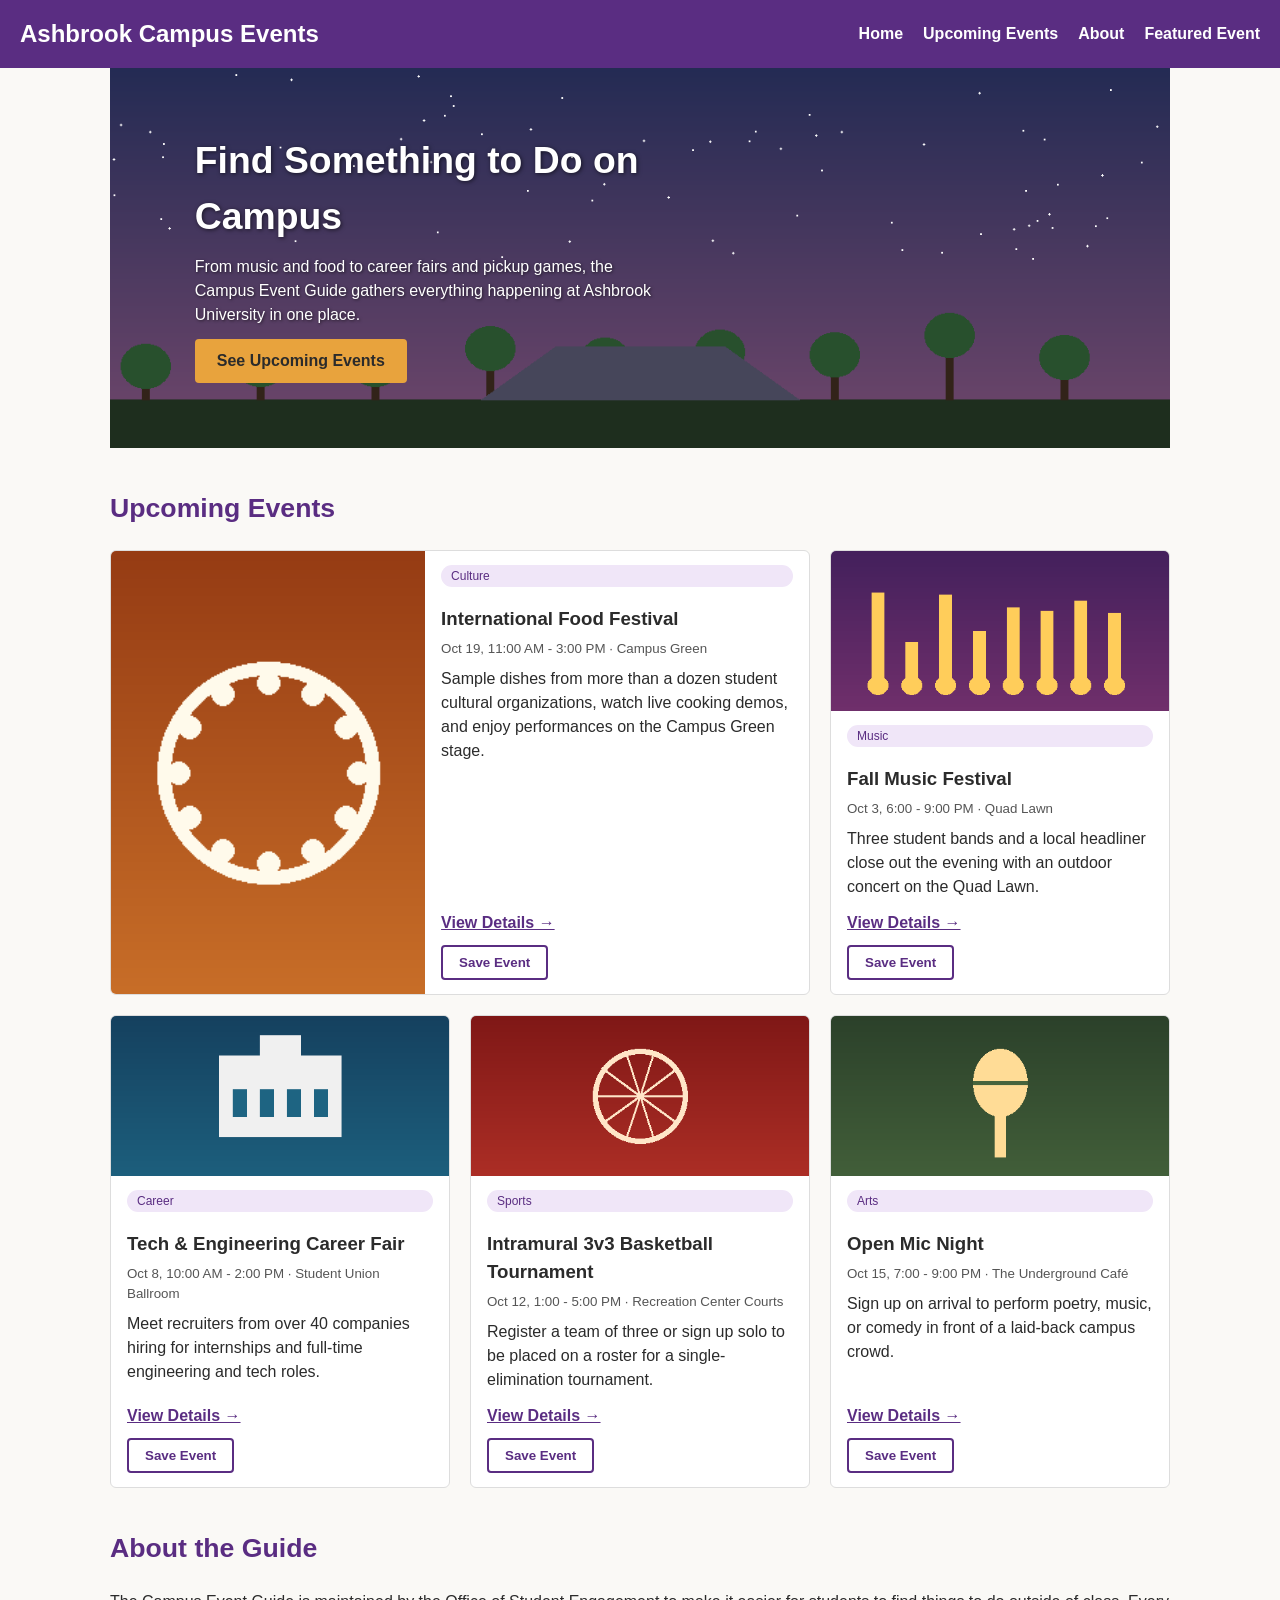
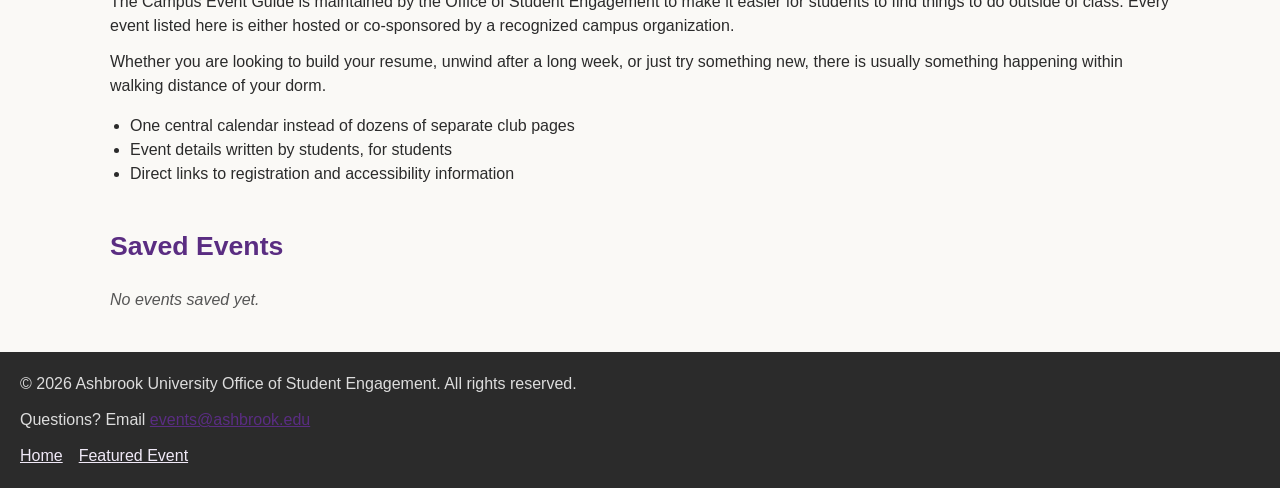
<file: index.html>
<!DOCTYPE html>
<!--
  Name: [Pranav Bellie]
  Date: 09.18.2026
  CSC 372-01

  This is the index.html home page for the Ashbrook University Campus
  Event Guide, built for the Office of Student Engagement. It introduces
  the site, lists upcoming campus events in a grid, and explains what the
  guide offers students.
-->
<html lang="en">
<head>
  <meta charset="UTF-8">
  <meta name="viewport" content="width=device-width, initial-scale=1.0">
  <title>Campus Event Guide - Ashbrook University</title>
  <link rel="stylesheet" href="css/styles.css">
  <script src="js/saved-events.js" defer></script>
</head>
<body>

  <header id="site-header">
    <a id="logo" href="index.html">Ashbrook Campus Events</a>
    <nav aria-label="Primary">
      <ul>
        <li><a href="index.html">Home</a></li>
        <li><a href="#upcoming-events">Upcoming Events</a></li>
        <li><a href="#about">About</a></li>
        <li><a href="event.html">Featured Event</a></li>
      </ul>
    </nav>
  </header>

  <main>

    <section id="hero">
      <img src="images/hero.png" alt="The Ashbrook University quad at dusk with string lights and trees">
      <div id="hero-content">
        <h1>Find Something to Do on Campus</h1>
        <p>From music and food to career fairs and pickup games, the Campus Event Guide gathers everything happening at Ashbrook University in one place.</p>
        <a id="btn" href="#upcoming-events">See Upcoming Events</a>
      </div>
    </section>

    <section id="upcoming-events">
      <h2>Upcoming Events</h2>

      <div id="events-grid">

        <article class="event-card" id="featured-event">
          <img src="images/event-food.png" alt="Illustration of a circular platter with small dishes arranged around the edge">
          <div class="event-card-body">
            <span class="event-category">Culture</span>
            <h3>International Food Festival</h3>
            <p class="event-meta"><time datetime="2026-10-19T11:00">Oct 19, 11:00 AM - 3:00 PM</time> &middot; Campus Green</p>
            <p>Sample dishes from more than a dozen student cultural organizations, watch live cooking demos, and enjoy performances on the Campus Green stage.</p>
            <a class="card-link" href="event.html">View Details &rarr;</a>
          </div>
        </article>

        <article class="event-card">
          <img src="images/event-music.png" alt="Illustration of music notes over a purple stage backdrop">
          <div class="event-card-body">
            <span class="event-category">Music</span>
            <h3>Fall Music Festival</h3>
            <p class="event-meta"><time datetime="2026-10-03T18:00">Oct 3, 6:00 - 9:00 PM</time> &middot; Quad Lawn</p>
            <p>Three student bands and a local headliner close out the evening with an outdoor concert on the Quad Lawn.</p>
            <a class="card-link" href="#">View Details &rarr;</a>
          </div>
        </article>

        <article class="event-card">
          <img src="images/event-career.png" alt="Illustration of a briefcase and a stack of documents">
          <div class="event-card-body">
            <span class="event-category">Career</span>
            <h3>Tech &amp; Engineering Career Fair</h3>
            <p class="event-meta"><time datetime="2026-10-08T10:00">Oct 8, 10:00 AM - 2:00 PM</time> &middot; Student Union Ballroom</p>
            <p>Meet recruiters from over 40 companies hiring for internships and full-time engineering and tech roles.</p>
            <a class="card-link" href="#">View Details &rarr;</a>
          </div>
        </article>

        <article class="event-card">
          <img src="images/event-sports.png" alt="Illustration of a basketball court circle and lines">
          <div class="event-card-body">
            <span class="event-category">Sports</span>
            <h3>Intramural 3v3 Basketball Tournament</h3>
            <p class="event-meta"><time datetime="2026-10-12T13:00">Oct 12, 1:00 - 5:00 PM</time> &middot; Recreation Center Courts</p>
            <p>Register a team of three or sign up solo to be placed on a roster for a single-elimination tournament.</p>
            <a class="card-link" href="#">View Details &rarr;</a>
          </div>
        </article>

        <article class="event-card">
          <img src="images/event-openmic.png" alt="Illustration of a microphone silhouette on a green background">
          <div class="event-card-body">
            <span class="event-category">Arts</span>
            <h3>Open Mic Night</h3>
            <p class="event-meta"><time datetime="2026-10-15T19:00">Oct 15, 7:00 - 9:00 PM</time> &middot; The Underground Caf&eacute;</p>
            <p>Sign up on arrival to perform poetry, music, or comedy in front of a laid-back campus crowd.</p>
            <a class="card-link" href="#">View Details &rarr;</a>
          </div>
        </article>

      </div>
    </section>

    <section id="about">
      <h2>About the Guide</h2>
      <p>The Campus Event Guide is maintained by the Office of Student Engagement to make it easier for students to find things to do outside of class. Every event listed here is either hosted or co-sponsored by a recognized campus organization.</p>
      <p>Whether you are looking to build your resume, unwind after a long week, or just try something new, there is usually something happening within walking distance of your dorm.</p>
      <ul id="about-benefits">
        <li>One central calendar instead of dozens of separate club pages</li>
        <li>Event details written by students, for students</li>
        <li>Direct links to registration and accessibility information</li>
      </ul>
    </section>

  </main>

  <footer id="site-footer">
    <p>&copy; 2026 Ashbrook University Office of Student Engagement. All rights reserved.</p>
    <p>Questions? Email <a href="mailto:events@ashbrook.edu">events@ashbrook.edu</a></p>
    <nav aria-label="Footer">
      <ul>
        <li><a href="index.html">Home</a></li>
        <li><a href="event.html">Featured Event</a></li>
      </ul>
    </nav>
  </footer>

</body>
</html>
</file>
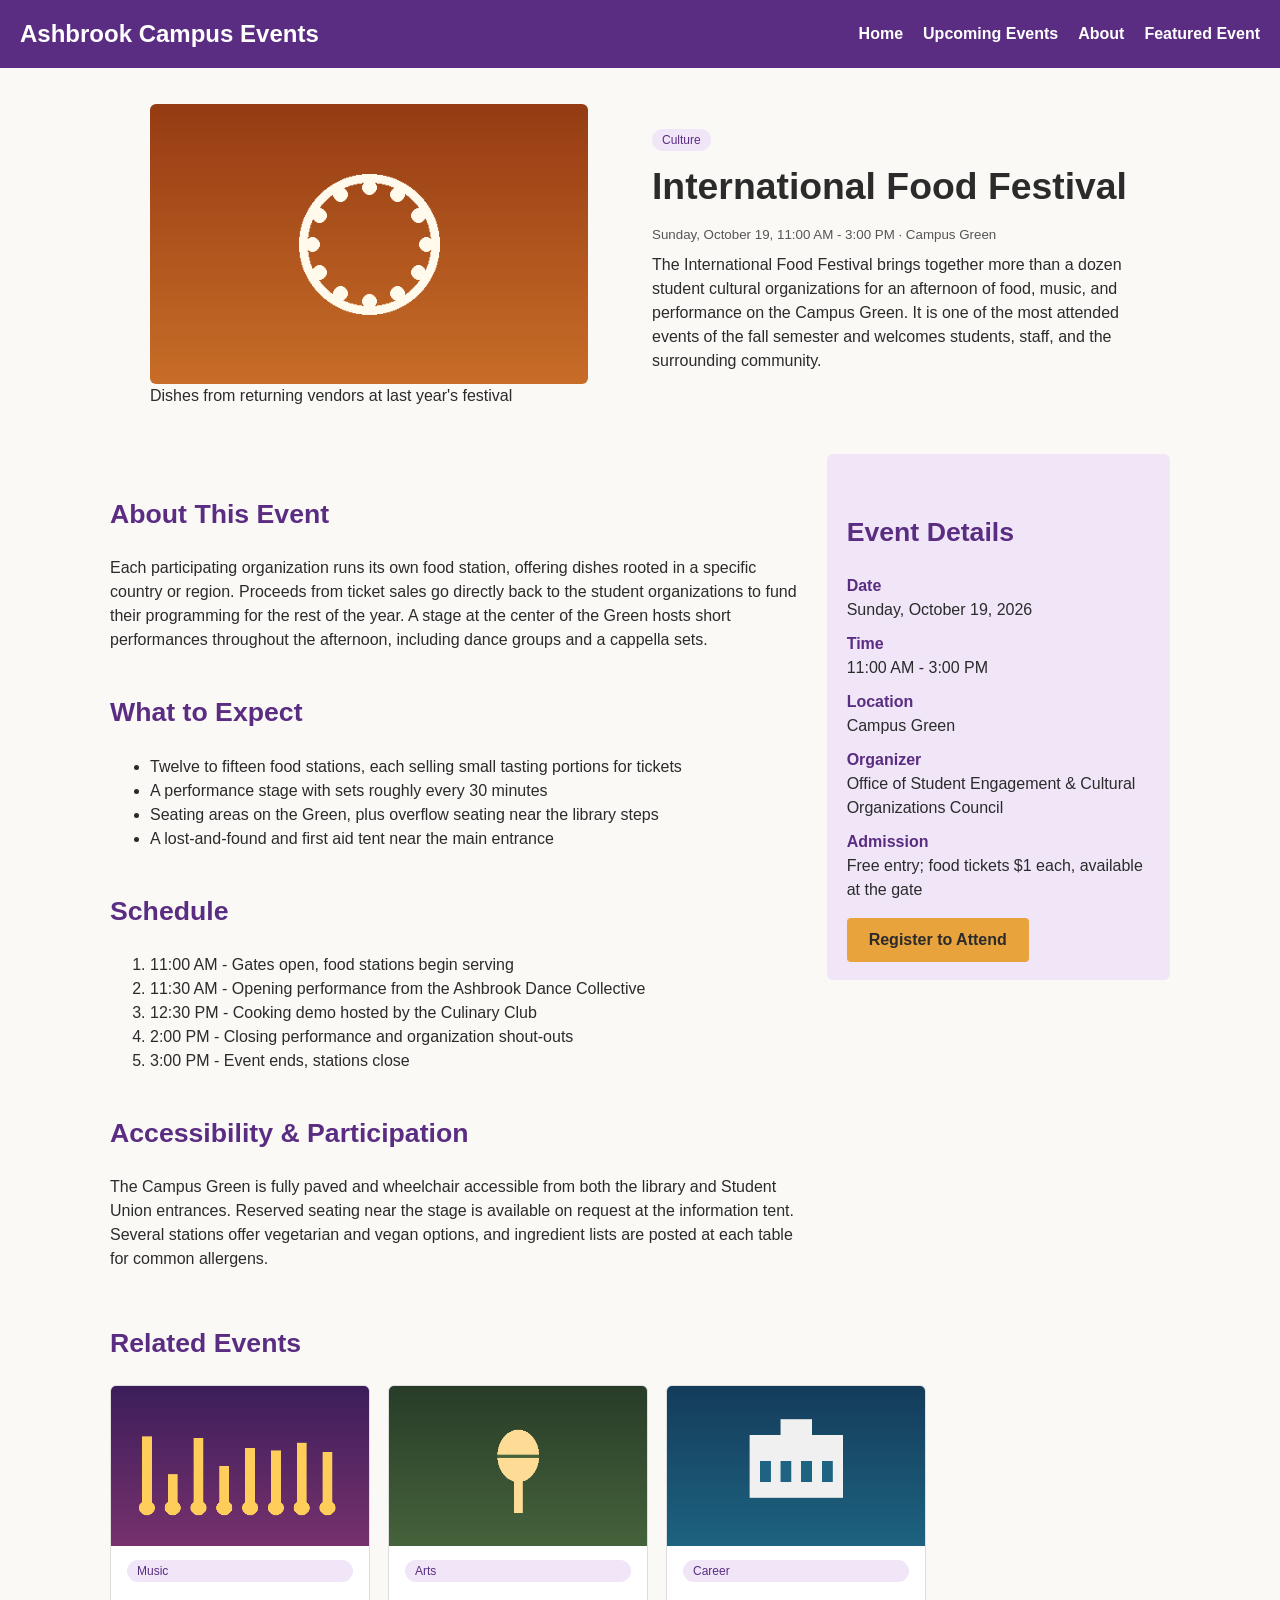
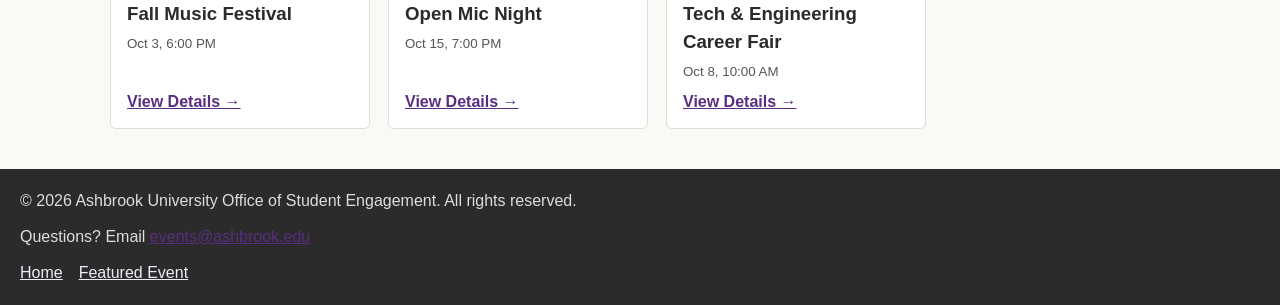
<file: event.html>
<!DOCTYPE html>
<!--
  Name: [Pranav Bellie]
  Date: 09.18.2026
  CSC 372-01

  This is the event.html detail page for the Ashbrook University Campus
  Event Guide. It covers the International Food Festival in full detail,
  including a schedule, accessibility information, and registration
  details in the sidebar, plus a short list of related events.
-->
<html lang="en">
<head>
  <meta charset="UTF-8">
  <meta name="viewport" content="width=device-width, initial-scale=1.0">
  <title>International Food Festival - Ashbrook Campus Events</title>
  <link rel="stylesheet" href="css/styles.css">
</head>
<body>

  <header id="site-header">
    <a id="logo" href="index.html">Ashbrook Campus Events</a>
    <nav aria-label="Primary">
      <ul>
        <li><a href="index.html">Home</a></li>
        <li><a href="index.html#upcoming-events">Upcoming Events</a></li>
        <li><a href="index.html#about">About</a></li>
        <li><a href="event.html">Featured Event</a></li>
      </ul>
    </nav>
  </header>

  <main>

    <section id="event-intro">
      <figure>
        <img src="images/event-food.png" alt="Illustration of a circular platter with small dishes arranged around the edge">
        <figcaption>Dishes from returning vendors at last year's festival</figcaption>
      </figure>
      <div>
        <span class="event-category">Culture</span>
        <h1>International Food Festival</h1>
        <p class="event-meta"><time datetime="2026-10-19T11:00">Sunday, October 19, 11:00 AM - 3:00 PM</time> &middot; Campus Green</p>
        <p>The International Food Festival brings together more than a dozen student cultural organizations for an afternoon of food, music, and performance on the Campus Green. It is one of the most attended events of the fall semester and welcomes students, staff, and the surrounding community.</p>
      </div>
    </section>

    <div id="event-layout">

      <article id="event-main-content">
        <h2>About This Event</h2>
        <p>Each participating organization runs its own food station, offering dishes rooted in a specific country or region. Proceeds from ticket sales go directly back to the student organizations to fund their programming for the rest of the year. A stage at the center of the Green hosts short performances throughout the afternoon, including dance groups and a cappella sets.</p>

        <h2>What to Expect</h2>
        <ul>
          <li>Twelve to fifteen food stations, each selling small tasting portions for tickets</li>
          <li>A performance stage with sets roughly every 30 minutes</li>
          <li>Seating areas on the Green, plus overflow seating near the library steps</li>
          <li>A lost-and-found and first aid tent near the main entrance</li>
        </ul>

        <h2>Schedule</h2>
        <ol>
          <li><time datetime="2026-10-19T11:00">11:00 AM</time> - Gates open, food stations begin serving</li>
          <li><time datetime="2026-10-19T11:30">11:30 AM</time> - Opening performance from the Ashbrook Dance Collective</li>
          <li><time datetime="2026-10-19T12:30">12:30 PM</time> - Cooking demo hosted by the Culinary Club</li>
          <li><time datetime="2026-10-19T14:00">2:00 PM</time> - Closing performance and organization shout-outs</li>
          <li><time datetime="2026-10-19T15:00">3:00 PM</time> - Event ends, stations close</li>
        </ol>

        <h2>Accessibility &amp; Participation</h2>
        <p>The Campus Green is fully paved and wheelchair accessible from both the library and Student Union entrances. Reserved seating near the stage is available on request at the information tent. Several stations offer vegetarian and vegan options, and ingredient lists are posted at each table for common allergens.</p>
      </article>

      <aside id="event-sidebar">
        <h2>Event Details</h2>
        <dl>
          <dt>Date</dt>
          <dd><time datetime="2026-10-19">Sunday, October 19, 2026</time></dd>

          <dt>Time</dt>
          <dd>11:00 AM - 3:00 PM</dd>

          <dt>Location</dt>
          <dd>Campus Green</dd>

          <dt>Organizer</dt>
          <dd>Office of Student Engagement &amp; Cultural Organizations Council</dd>

          <dt>Admission</dt>
          <dd>Free entry; food tickets $1 each, available at the gate</dd>
        </dl>
        <a id="btn" href="#">Register to Attend</a>
      </aside>

    </div>

    <section id="related-events-section">
      <h2>Related Events</h2>
      <div id="related-events">

        <article class="event-card related-card">
          <img src="images/event-music.png" alt="Illustration of music notes over a purple stage backdrop">
          <div class="event-card-body">
            <span class="event-category">Music</span>
            <h3>Fall Music Festival</h3>
            <p class="event-meta"><time datetime="2026-10-03T18:00">Oct 3, 6:00 PM</time></p>
            <a class="card-link" href="index.html#upcoming-events">View Details &rarr;</a>
          </div>
        </article>

        <article class="event-card related-card">
          <img src="images/event-openmic.png" alt="Illustration of a microphone silhouette on a green background">
          <div class="event-card-body">
            <span class="event-category">Arts</span>
            <h3>Open Mic Night</h3>
            <p class="event-meta"><time datetime="2026-10-15T19:00">Oct 15, 7:00 PM</time></p>
            <a class="card-link" href="index.html#upcoming-events">View Details &rarr;</a>
          </div>
        </article>

        <article class="event-card related-card">
          <img src="images/event-career.png" alt="Illustration of a briefcase and a stack of documents">
          <div class="event-card-body">
            <span class="event-category">Career</span>
            <h3>Tech &amp; Engineering Career Fair</h3>
            <p class="event-meta"><time datetime="2026-10-08T10:00">Oct 8, 10:00 AM</time></p>
            <a class="card-link" href="index.html#upcoming-events">View Details &rarr;</a>
          </div>
        </article>

      </div>
    </section>

  </main>

  <footer id="site-footer">
    <p>&copy; 2026 Ashbrook University Office of Student Engagement. All rights reserved.</p>
    <p>Questions? Email <a href="mailto:events@ashbrook.edu">events@ashbrook.edu</a></p>
    <nav aria-label="Footer">
      <ul>
        <li><a href="index.html">Home</a></li>
        <li><a href="event.html">Featured Event</a></li>
      </ul>
    </nav>
  </footer>

</body>
</html>
</file>
<file: css/styles.css>
/*
  Name: [Pranav Bellie]
  Date: 09.18.2026
  CSC 372-01

  This is the shared stylesheet for the Ashbrook University Campus Event
  Guide. It styles index.html and event.html, including the shared header
  and footer, the hero section, the upcoming-events grid, the event
  detail two-column layout, and the related-events flexbox row.
*/

/* generic element selectors */
* {
  box-sizing: border-box;
}

body {
  margin: 0;
  font-family: "Segoe UI", Arial, sans-serif;
  color: #2b2b2b;
  background-color: #faf9f6;
  line-height: 1.5;
}

main {
  max-width: 1100px;
  margin: 0 auto;
  padding: 0 20px;
}

h1 {
  font-size: 28pt;
  margin: 0 0 10px 0;
}

h2 {
  font-size: 20pt;
  color: #5a2d82;
  margin-top: 40px;
}

h3 {
  font-size: 14pt;
  margin: 10px 0 6px 0;
}

p {
  margin: 0 0 12px 0;
}

img {
  max-width: 100%;
  display: block;
}

a {
  color: #5a2d82;
}

/* context selectors */
header nav ul {
  list-style: none;
  display: flex;
  flex-wrap: wrap;
  gap: 20px;
  justify-content: flex-end;
  align-items: center;
  margin: 0;
  padding: 0;
}

header nav a {
  text-decoration: none;
  color: #ffffff;
  font-weight: bold;
}

footer nav ul {
  list-style: none;
  display: flex;
  flex-wrap: wrap;
  gap: 16px;
  padding: 0;
  margin: 8px 0 0 0;
}

footer nav a {
  color: #f0e9f7;
}

/* classes (each used more than once across the site) */
#site-header {
  background-color: #5a2d82;
  padding: 16px 20px;
  display: flex;
  flex-wrap: wrap;
  justify-content: space-between;
  align-items: center;
  gap: 12px;
}

#logo {
  color: #ffffff;
  font-size: 18pt;
  font-weight: bold;
  text-decoration: none;
}

#btn {
  display: inline-block;
  background-color: #e8a33d;
  color: #2b2b2b;
  padding: 10px 22px;
  border-radius: 4px;
  text-decoration: none;
  font-weight: bold;
  border: none;
}

#btn:hover {
  background-color: #d9922c;
}

.event-card {
  border: 1px solid #ddd;
  border-radius: 6px;
  overflow: hidden;
  background-color: #ffffff;
  display: flex;
  flex-direction: column;
}

.event-card img {
  width: 100%;
  height: 160px;
  object-fit: cover;
}

.event-card-body {
  padding: 14px 16px;
  flex-grow: 1;
  display: flex;
  flex-direction: column;
}

.event-meta {
  font-size: 10pt;
  color: #555555;
  margin-bottom: 8px;
}

.event-category {
  display: inline-block;
  background-color: #f0e6f8;
  color: #5a2d82;
  padding: 2px 10px;
  border-radius: 12px;
  font-size: 9pt;
  margin-bottom: 8px;
}

.card-link {
  margin-top: auto;
  font-weight: bold;
}

.related-card {
  flex: 1 1 220px;
  max-width: 260px;
}

.save-btn {
  margin-top: 10px;
  align-self: flex-start;
  background-color: #ffffff;
  color: #5a2d82;
  border: 2px solid #5a2d82;
  border-radius: 4px;
  padding: 8px 16px;
  font-weight: bold;
  cursor: pointer;
}

.save-btn:hover {
  background-color: #f0e6f8;
}

.event-saved {
  border: 3px solid #e8a33d;
  background-color: #fff8ea;
}

.saved-event-item {
  display: flex;
  flex-direction: column;
  gap: 2px;
  padding: 10px 14px;
  border: 1px solid #ddd;
  border-radius: 4px;
  margin-bottom: 10px;
  background-color: #ffffff;
}

.saved-event-meta {
  font-size: 10pt;
  color: #555555;
}

/* ids (each appears exactly once per page) */
#hero {
  position: relative;
  color: #ffffff;
}

#hero img {
  width: 100%;
  height: 380px;
  object-fit: cover;
}

#hero-content {
  position: absolute;
  top: 50%;
  left: 8%;
  transform: translateY(-50%);
  max-width: 480px;
}

#hero-content h1 {
  text-shadow: 1px 1px 4px rgba(0, 0, 0, 0.6);
}

#hero-content p {
  text-shadow: 1px 1px 3px rgba(0, 0, 0, 0.6);
}

#events-grid {
  display: grid;
  grid-template-columns: repeat(3, 1fr);
  gap: 20px;
  margin-bottom: 20px;
}

#featured-event {
  grid-column: span 2;
  flex-direction: row;
}

#featured-event img {
  width: 45%;
  height: auto;
}

#featured-event .event-card-body {
  width: 55%;
}

#about {
  margin-bottom: 40px;
}

#about-benefits {
  padding-left: 20px;
}

#saved-events {
  margin-bottom: 40px;
}

#saved-events-list {
  list-style: none;
  padding: 0;
  margin: 0;
}

#no-saved-events-message {
  color: #555555;
  font-style: italic;
}

#event-intro {
  display: grid;
  grid-template-columns: 1fr 1fr;
  gap: 24px;
  align-items: center;
  margin: 20px 0 30px 0;
}

#event-intro img {
  border-radius: 6px;
}

#event-layout {
  display: grid;
  grid-template-columns: 2fr 1fr;
  gap: 30px;
  margin-bottom: 40px;
}

#event-sidebar {
  background-color: #f0e6f8;
  border-radius: 6px;
  padding: 18px 20px;
  align-self: start;
}

#event-sidebar dl {
  margin: 0 0 16px 0;
}

#event-sidebar dt {
  font-weight: bold;
  color: #5a2d82;
  margin-top: 10px;
}

#event-sidebar dd {
  margin: 0;
}

#related-events {
  display: flex;
  flex-wrap: wrap;
  gap: 18px;
  justify-content: flex-start;
  margin-bottom: 40px;
}

#site-footer {
  background-color: #2b2b2b;
  color: #dddddd;
  padding: 20px;
  margin-top: 40px;
}

/* media queries - responsive behavior */
@media (max-width: 900px) {
  #events-grid {
    grid-template-columns: repeat(2, 1fr);
  }

  #featured-event {
    grid-column: span 2;
    flex-direction: column;
  }

  #featured-event img,
  #featured-event .event-card-body {
    width: 100%;
  }

  #event-layout {
    grid-template-columns: 1fr;
  }

  #event-sidebar {
    order: 2;
  }

  #event-intro {
    grid-template-columns: 1fr;
  }
}

@media (max-width: 600px) {
  #events-grid {
    grid-template-columns: 1fr;
  }

  header nav ul {
    justify-content: flex-start;
  }

  #hero-content {
    left: 5%;
    right: 5%;
    max-width: none;
  }

  h1 {
    font-size: 22pt;
  }
}
</file>
